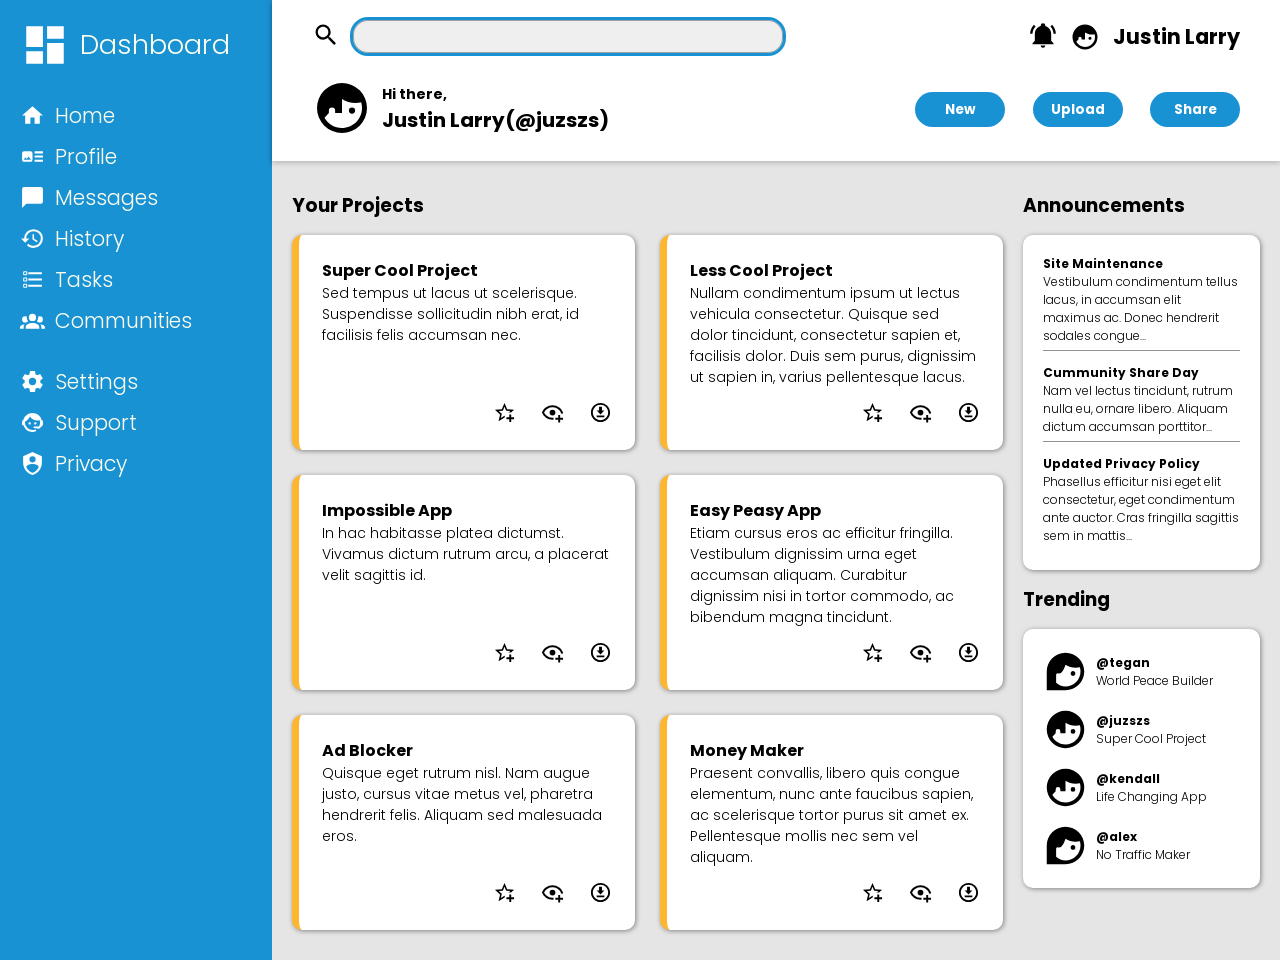
<file: index.html>
<!DOCTYPE html>
<html lang="en">
<head>
    <meta charset="UTF-8">
    <meta name="viewport" content="width=device-width, initial-scale=1.0">
    <title>Admin Dashboard</title>
    <link rel="stylesheet" href="styles.css">
</head>
<body>
    <div class="container">
        <div class="sidebar">
            <div class="navCon" id="logo">
                <img src="Icons/view-dashboard.svg" alt="home icon" class="dashIcon" id="dashLogo">
                <a href="#" id="dashTxt">Dashboard</a>
            </div>
            <div class="navCon">
                <div class="navs">
                    <img src="Icons/home.svg" alt="home icon" class="dashIcon">
                    <a href="#">Home</a>
                </div>
                <div class="navs">
                    <img src="Icons/profile.svg" alt="" class="dashIcon">
                    <a href="#">Profile</a>
                </div>
                <div class="navs">
                    <img src="Icons/message.svg" alt="" class="dashIcon">
                    <a href="#">Messages</a>
                </div>
                <div class="navs">
                    <img src="Icons/history.svg" alt="" class="dashIcon">
                    <a href="#">History</a>
                </div>
                <div class="navs">
                    <img src="Icons/task-list-checkbox.svg" alt="" class="dashIcon">
                    <a href="#">Tasks</a>
                </div>
                <div class="navs">
                    <img src="Icons/communitie.svg" alt="" class="dashIcon">
                    <a href="#">Communities</a>
                </div>
            </div>
            <div class="navCon">
                <div class="navs">
                    <img src="Icons/settings.svg" alt="" class="dashIcon">
                    <a href="#">Settings</a>
                </div>
                <div class="navs">
                    <img src="Icons/support.svg" alt="" class="dashIcon">
                    <a href="#">Support</a>
                </div>
                <div class="navs">
                    <img src="Icons/privacy.svg" alt="" class="dashIcon">
                    <a href="#">Privacy</a>
                </div>
            </div>
        </div>
        <div class="headerMainCon">
            <div class="header">
                <div class="headerHalfOne">
                    <div class="halfOne1">
                        <button class="srchBtn">
                            <img src="Icons/search.svg" alt="icon" height="28px" width="auto">
                        </button>
                        <input type="text" class="searchBar">
                    </div>
                    <div class="halfOne2">
                        <button>
                            <img src="Icons/bell-ring.svg" alt="icon" height="28px" width="auto">
                        </button>
                        <img src="Icons/profilePicBoy.svg" alt="profile picture" class="profileSmall " height="30px" width="auto">
                        <div class="name">
                            <p class="profileName">Justin Larry</p>
                        </div>
                    </div>
                </div>
                <div class="headerHalfTwo">
                    <div class="halfTwo1">
                        <button>
                            <img src="Icons/profilePicBoy.svg" alt="profile picture" class="profileMed" height="60px" width="auto">
                        </button>
                        <div class="greetingsAndName">
                            <p>Hi there,</p>
                            <h2>Justin Larry(@juzszs)</h2>
                        </div>
                    </div>
                    <div class="halfTwo2">
                        <button>New</button>
                        <button>Upload</button>
                        <button>Share</button>
                    </div>
                </div>
            </div>
            <div class="main">
                <div class="mainHalfOne">
                    <div class="subheading">
                        <h3>Your Projects</h3>
                    </div>
                    <div class="mainCardCon">
                        <div class="card">
                            <div class="textCon">
                                <h4>Super Cool Project</h4>
                                <p>Sed tempus ut lacus ut scelerisque. Suspendisse sollicitudin nibh erat, id facilisis felis accumsan nec.</p>
                            </div>
                            <div class="iconsCon">
                                <button>
                                    <img src="Icons/star-plus-outline.svg" alt="icon save" height="23px" width="auto" class="cardIcon">
                                </button>
                                <button>
                                    <img src="Icons/eye-plus-outline.svg" alt="icon view" height="23px" width="auto" class="cardIcon">
                                </button>
                                <button>
                                    <img src="Icons/download-circle-outline.svg" alt="icon download" height="23px" width="auto" class="cardIcon">
                                </button>
                            </div>
                        </div>
                        <div class="card">
                            <div class="textCon">
                                <h4>Less Cool Project</h4>
                                <p>Nullam condimentum ipsum ut lectus vehicula consectetur. Quisque sed dolor tincidunt, consectetur sapien et, facilisis dolor. Duis sem purus, dignissim ut sapien in, varius pellentesque lacus.</p>
                            </div>
                            <div class="iconsCon">
                                <button>
                                    <img src="Icons/star-plus-outline.svg" alt="icon save" height="23px" width="auto" class="cardIcon">
                                </button>
                                <button>
                                    <img src="Icons/eye-plus-outline.svg" alt="icon view" height="23px" width="auto" class="cardIcon">
                                </button>
                                <button>
                                    <img src="Icons/download-circle-outline.svg" alt="icon download" height="23px" width="auto" class="cardIcon">
                                </button>
                            </div>
                        </div>
                        <div class="card">
                            <div class="textCon">
                                <h4>Impossible App</h4>
                                <p>In hac habitasse platea dictumst. Vivamus dictum rutrum arcu, a placerat velit sagittis id.</p>
                            </div>
                            <div class="iconsCon">
                                <button>
                                    <img src="Icons/star-plus-outline.svg" alt="icon save" height="23px" width="auto" class="cardIcon">
                                </button>
                                <button>
                                    <img src="Icons/eye-plus-outline.svg" alt="icon view" height="23px" width="auto" class="cardIcon">
                                </button>
                                <button>
                                    <img src="Icons/download-circle-outline.svg" alt="icon download" height="23px" width="auto" class="cardIcon">
                                </button>
                            </div>
                        </div>
                        <div class="card">
                            <div class="textCon">
                                <h4>Easy Peasy App</h4>
                                <p>Etiam cursus eros ac efficitur fringilla. Vestibulum dignissim urna eget accumsan aliquam. Curabitur dignissim nisi in tortor commodo, ac bibendum magna tincidunt.</p>
                            </div>
                            <div class="iconsCon">
                                <button>
                                    <img src="Icons/star-plus-outline.svg" alt="icon save" height="23px" width="auto" class="cardIcon">
                                </button>
                                <button>
                                    <img src="Icons/eye-plus-outline.svg" alt="icon view" height="23px" width="auto" class="cardIcon">
                                </button>
                                <button>
                                    <img src="Icons/download-circle-outline.svg" alt="icon download" height="23px" width="auto" class="cardIcon">
                                </button>
                            </div>
                        </div>
                        <div class="card">
                            <div class="textCon">
                                <h4>Ad Blocker</h4>
                                <p>Quisque eget rutrum nisl. Nam augue justo, cursus vitae metus vel, pharetra hendrerit felis. Aliquam sed malesuada eros.</p>
                            </div>
                            <div class="iconsCon">
                                <button>
                                    <img src="Icons/star-plus-outline.svg" alt="icon save" height="23px" width="auto" class="cardIcon">
                                </button>
                                <button>
                                    <img src="Icons/eye-plus-outline.svg" alt="icon view" height="23px" width="auto" class="cardIcon">
                                </button>
                                <button>
                                    <img src="Icons/download-circle-outline.svg" alt="icon download" height="23px" width="auto" class="cardIcon">
                                </button>
                            </div>
                        </div>
                        <div class="card">
                            <div class="textCon">
                                <h4>Money Maker</h4>
                                <p>Praesent convallis, libero quis congue elementum, nunc ante faucibus sapien, ac scelerisque tortor purus sit amet ex. Pellentesque mollis nec sem vel aliquam.</p>
                            </div>
                            <div class="iconsCon">
                                <button>
                                    <img src="Icons/star-plus-outline.svg" alt="icon save" height="23px" width="auto" class="cardIcon">
                                </button>
                                <button>
                                    <img src="Icons/eye-plus-outline.svg" alt="icon view" height="23px" width="auto" class="cardIcon">
                                </button>
                                <button>
                                    <img src="Icons/download-circle-outline.svg" alt="icon download" height="23px" width="auto" class="cardIcon">
                                </button>
                            </div>
                        </div>
                    </div>
                </div>
                <div class="mainHalfTwo">
                    <div class="mainHalfTwo1">
                        <div class="subheading">
                            <h3>Announcements</h3>
                        </div>
                        <div class="announceCards">
                            <div class="card">
                                <h4>Site Maintenance</h4>
                                <p>Vestibulum condimentum tellus lacus, in accumsan elit maximus ac. Donec hendrerit sodales congue...</p>
                            </div>
                            <div class="card">
                                <h4>Cummunity Share Day</h4>
                                <p>Nam vel lectus tincidunt, rutrum nulla eu, ornare libero. Aliquam dictum accumsan porttitor...</p>
                            </div>
                            <div class="card" id="lastCard">
                                <h4>Updated Privacy Policy</h4>
                                <p>Phasellus efficitur nisi eget elit consectetur, eget condimentum ante auctor. Cras fringilla sagittis sem in mattis...</p>
                            </div>
                        </div>
                    </div>
                    <div class="mainHalfTwo2">
                        <div class="subheading">
                            <h3>Trending</h3>
                        </div>
                        <div class="trendingCard">
                            <div class="card">
                                <img src="Icons/profilePicGirl.svg" alt="user profile" height="45px" width="auto">
                                <div class="usernameDesc">
                                    <h4>@tegan</h4>
                                    <p>World Peace Builder</p>
                                </div>
                            </div>
                            <div class="card">
                                <img src="Icons/profilePicBoy.svg" alt="user profile" height="45px" width="auto">
                                <div class="usernameDesc">
                                    <h4>@juzszs</h4>
                                    <p>Super Cool Project</p>
                                </div>
                            </div>
                            <div class="card">
                                <img src="Icons/profilePicBoy.svg" alt="user profile" height="45px" width="auto">
                                <div class="usernameDesc">
                                    <h4>@kendall</h4>
                                    <p>Life Changing App</p>
                                </div>
                            </div>
                            <div class="card">
                                <img src="Icons/profilePicGirl.svg" alt="user profile" height="45px" width="auto">
                                <div class="usernameDesc">
                                    <h4>@alex</h4>
                                    <p>No Traffic Maker</p>
                                </div>
                            </div>
                        </div>
                    </div>
                </div>
            </div>
        </div>
    </div>
</body>
</html>
</file>
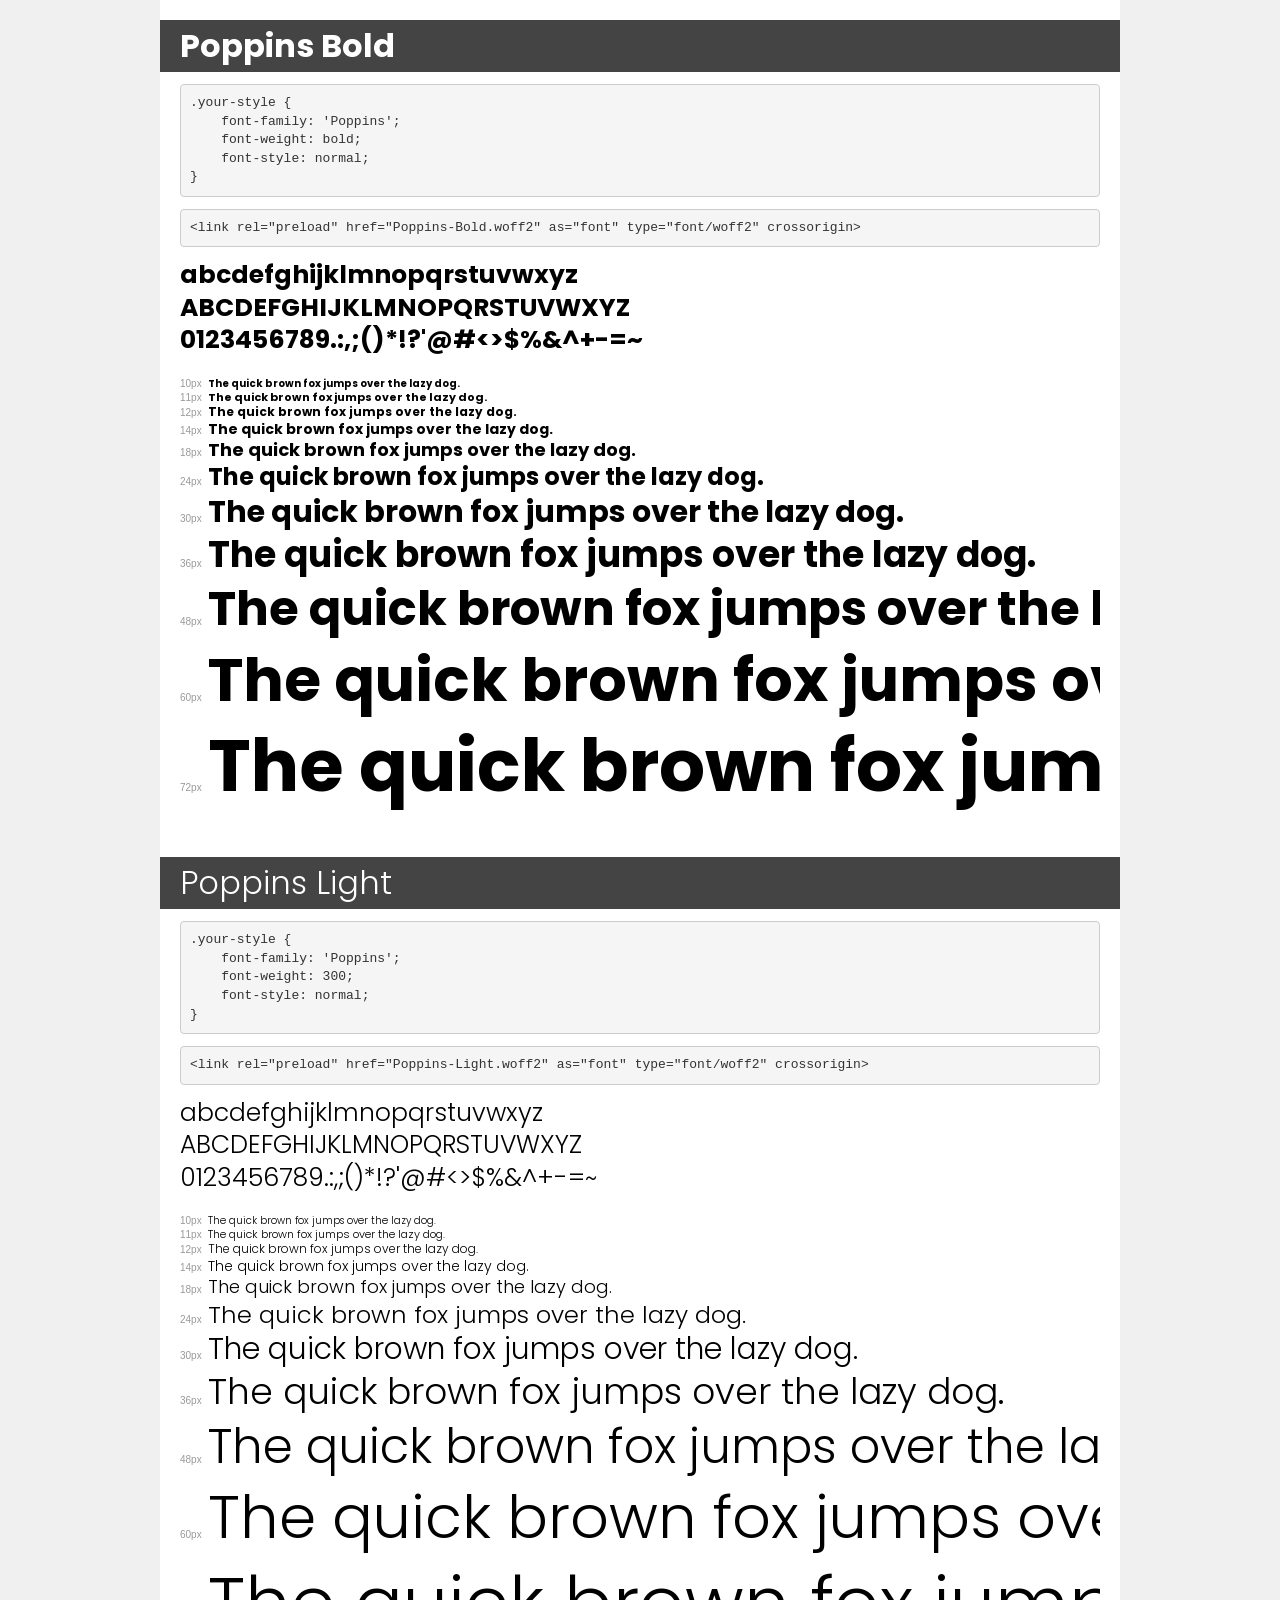
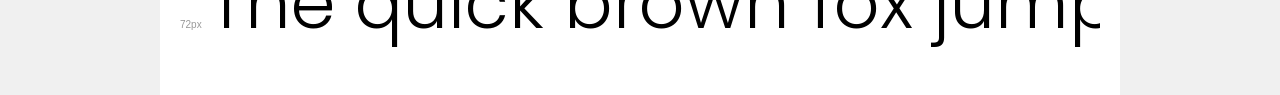
<file: Fonts/demo.html>
<!DOCTYPE html>
<html lang="en">
<head>
    <meta charset="utf-8">
    <meta http-equiv="X-UA-Compatible" content="IE=edge">
    <meta name="viewport" content="width=device-width, initial-scale=1">
    <meta name="robots" content="noindex, noarchive">
    <meta name="format-detection" content="telephone=no">
    <title>Transfonter demo</title>
    <link href="stylesheet.css" rel="stylesheet">
    <style>
        /*
        http://meyerweb.com/eric/tools/css/reset/
        v2.0 | 20110126
        License: none (public domain)
        */
        html, body, div, span, applet, object, iframe,
        h1, h2, h3, h4, h5, h6, p, blockquote, pre,
        a, abbr, acronym, address, big, cite, code,
        del, dfn, em, img, ins, kbd, q, s, samp,
        small, strike, strong, sub, sup, tt, var,
        b, u, i, center,
        dl, dt, dd, ol, ul, li,
        fieldset, form, label, legend,
        table, caption, tbody, tfoot, thead, tr, th, td,
        article, aside, canvas, details, embed,
        figure, figcaption, footer, header, hgroup,
        menu, nav, output, ruby, section, summary,
        time, mark, audio, video {
            margin: 0;
            padding: 0;
            border: 0;
            font-size: 100%;
            font: inherit;
            vertical-align: baseline;
        }
        /* HTML5 display-role reset for older browsers */
        article, aside, details, figcaption, figure,
        footer, header, hgroup, menu, nav, section {
            display: block;
        }
        body {
            line-height: 1;
        }
        ol, ul {
            list-style: none;
        }
        blockquote, q {
            quotes: none;
        }
        blockquote:before, blockquote:after,
        q:before, q:after {
            content: '';
            content: none;
        }
        table {
            border-collapse: collapse;
            border-spacing: 0;
        }
        /* demo styles */
        body {
            background: #f0f0f0;
            color: #000;
        }
        .page {
            background: #fff;
            width: 920px;
            margin: 0 auto;
            padding: 20px 20px 0 20px;
            overflow: hidden;
        }
        .font-container {
            overflow-x: auto;
            overflow-y: hidden;
            margin-bottom: 40px;
            line-height: 1.3;
            white-space: nowrap;
            padding-bottom: 5px;
        }
        h1 {
            position: relative;
            background: #444;
            font-size: 32px;
            color: #fff;
            padding: 10px 20px;
            margin: 0 -20px 12px -20px;
        }
        .letters {
            font-size: 25px;
            margin-bottom: 20px;
        }
        .s10:before {
            content: '10px';
        }
        .s11:before {
            content: '11px';
        }
        .s12:before {
            content: '12px';
        }
        .s14:before {
            content: '14px';
        }
        .s18:before {
            content: '18px';
        }
        .s24:before {
            content: '24px';
        }
        .s30:before {
            content: '30px';
        }
        .s36:before {
            content: '36px';
        }
        .s48:before {
            content: '48px';
        }
        .s60:before {
            content: '60px';
        }
        .s72:before {
            content: '72px';
        }
        .s10:before, .s11:before, .s12:before, .s14:before,
        .s18:before, .s24:before, .s30:before, .s36:before,
        .s48:before, .s60:before, .s72:before {
            font-family: Arial, sans-serif;
            font-size: 10px;
            font-weight: normal;
            font-style: normal;
            color: #999;
            padding-right: 6px;
        }
        pre {
            display: block;
            padding: 9px;
            margin: 0 0 12px;
            font-family: Monaco, Menlo, Consolas, "Courier New", monospace;
            font-size: 13px;
            line-height: 1.428571429;
            color: #333;
            font-weight: normal;
            font-style: normal;
            background-color: #f5f5f5;
            border: 1px solid #ccc;
            overflow-x: auto;
            border-radius: 4px;
        }
        /* responsive */
        @media (max-width: 959px) {
            .page {
                width: auto;
                margin: 0;
            }
        }
    </style>
</head>
<body>
<div class="page">
    <div class="demo">
        <h1 style="font-family: 'Poppins'; font-weight: bold; font-style: normal;">Poppins Bold</h1>
        <pre title="Usage">.your-style {
    font-family: 'Poppins';
    font-weight: bold;
    font-style: normal;
}</pre>
        <pre title="Preload (optional)">
&lt;link rel=&quot;preload&quot; href=&quot;Poppins-Bold.woff2&quot; as=&quot;font&quot; type=&quot;font/woff2&quot; crossorigin&gt;</pre>
        <div class="font-container" style="font-family: 'Poppins'; font-weight: bold; font-style: normal;">
            <p class="letters">
                abcdefghijklmnopqrstuvwxyz<br>
ABCDEFGHIJKLMNOPQRSTUVWXYZ<br>
                0123456789.:,;()*!?'@#&lt;&gt;$%&^+-=~
            </p>
            <p class="s10" style="font-size: 10px;">The quick brown fox jumps over the lazy dog.</p>
            <p class="s11" style="font-size: 11px;">The quick brown fox jumps over the lazy dog.</p>
            <p class="s12" style="font-size: 12px;">The quick brown fox jumps over the lazy dog.</p>
            <p class="s14" style="font-size: 14px;">The quick brown fox jumps over the lazy dog.</p>
            <p class="s18" style="font-size: 18px;">The quick brown fox jumps over the lazy dog.</p>
            <p class="s24" style="font-size: 24px;">The quick brown fox jumps over the lazy dog.</p>
            <p class="s30" style="font-size: 30px;">The quick brown fox jumps over the lazy dog.</p>
            <p class="s36" style="font-size: 36px;">The quick brown fox jumps over the lazy dog.</p>
            <p class="s48" style="font-size: 48px;">The quick brown fox jumps over the lazy dog.</p>
            <p class="s60" style="font-size: 60px;">The quick brown fox jumps over the lazy dog.</p>
            <p class="s72" style="font-size: 72px;">The quick brown fox jumps over the lazy dog.</p>
        </div>
    </div>

    <div class="demo">
        <h1 style="font-family: 'Poppins'; font-weight: 300; font-style: normal;">Poppins Light</h1>
        <pre title="Usage">.your-style {
    font-family: 'Poppins';
    font-weight: 300;
    font-style: normal;
}</pre>
        <pre title="Preload (optional)">
&lt;link rel=&quot;preload&quot; href=&quot;Poppins-Light.woff2&quot; as=&quot;font&quot; type=&quot;font/woff2&quot; crossorigin&gt;</pre>
        <div class="font-container" style="font-family: 'Poppins'; font-weight: 300; font-style: normal;">
            <p class="letters">
                abcdefghijklmnopqrstuvwxyz<br>
ABCDEFGHIJKLMNOPQRSTUVWXYZ<br>
                0123456789.:,;()*!?'@#&lt;&gt;$%&^+-=~
            </p>
            <p class="s10" style="font-size: 10px;">The quick brown fox jumps over the lazy dog.</p>
            <p class="s11" style="font-size: 11px;">The quick brown fox jumps over the lazy dog.</p>
            <p class="s12" style="font-size: 12px;">The quick brown fox jumps over the lazy dog.</p>
            <p class="s14" style="font-size: 14px;">The quick brown fox jumps over the lazy dog.</p>
            <p class="s18" style="font-size: 18px;">The quick brown fox jumps over the lazy dog.</p>
            <p class="s24" style="font-size: 24px;">The quick brown fox jumps over the lazy dog.</p>
            <p class="s30" style="font-size: 30px;">The quick brown fox jumps over the lazy dog.</p>
            <p class="s36" style="font-size: 36px;">The quick brown fox jumps over the lazy dog.</p>
            <p class="s48" style="font-size: 48px;">The quick brown fox jumps over the lazy dog.</p>
            <p class="s60" style="font-size: 60px;">The quick brown fox jumps over the lazy dog.</p>
            <p class="s72" style="font-size: 72px;">The quick brown fox jumps over the lazy dog.</p>
        </div>
    </div>

</div>
</body>
</html>
</file>
<file: styles.css>
@font-face {
    font-family: 'Poppins';
    src: url('Fonts/Poppins-Bold.woff2') format('woff2'),
        url('Fonts/Poppins-Bold.woff') format('woff');
    font-weight: bold;
    font-style: normal;
    font-display: swap;
}

@font-face {
    font-family: 'Poppins';
    src: url('Fonts/Poppins-Light.woff2') format('woff2'),
        url('Fonts/Poppins-Light.woff') format('woff');
    font-weight: 300;
    font-style: normal;
    font-display: swap;
}

* {
    margin: 0;
    padding: 0;
    box-sizing: border-box;
}

body {
    font-family: 'Poppins';
}

.container {
    display: grid;
    grid-template-columns: repeat(1, 1fr) repeat(1, 3.7fr);
    grid-template-rows: repeat(1, 1fr);
    min-height: 100vh;
}

.sidebar {
    grid-column: 1/2;
    grid-row: 1/3;
    background-color: #1992d4;
    padding: 20px;
    font-size: clamp(1rem, 4vw, 1.3rem);
    display: flex;
    flex-direction: column;
    gap: 30px;
}

#dashTxt {
    font-size: clamp(1rem, 4vw, 1.7rem);
}

.sidebar a {
    color: ivory;
    font-weight: 500;
    text-decoration: none;
}

.dashIcon {
    height: 25px;
    width: auto;
    filter: brightness(0) invert(1);
}

#dashLogo {
    height: 50px;
    width: auto;
}

.navCon {
    display: flex;
    flex-direction: column;
    align-items: flex-start;
    gap: 10px;
}

#logo {
    display: flex;
    flex-direction: row;
    align-items: center;
}

.navs {
    display: flex;
    align-items: center;
    gap: 10px;
}

.headerMainCon {
    grid-column: 2/3;
    grid-row: 1/3;
}

.header {
    display: flex;
    flex-direction: column;
    gap: 25px;
    padding: 20px 40px;
    box-shadow: 0 2px 5px rgba(0, 0, 0, 0.427);
}

.headerHalfOne {
    display: flex;
    justify-content: space-between;
    align-items: center;
}

.headerHalfOne,
.headerHalfTwo,
button {
    background: none;
    border: none;
}

.halfOne1,
.halfOne2 {
    display: flex;
    align-items: center;
    justify-content: space-between;
    gap: 13px;
}

.searchBar {
    width: 430px;
    height: 33px;
    padding: 5px 10px;
    font-family: inherit;
    font-weight: 600;
    font-size: 13px;
    letter-spacing: 1px;
    border: 1px solid rgba(0, 0, 0, 0.331);
    background-color: rgba(211, 211, 211, 0.361);
    border-radius: 15px;
}

.searchBar,
button:focus {
    outline: 3px solid #1992d4;
    border: no;
}

.profileName {
    font-size: clamp(1rem, 4vw, 1.3rem);
    font-weight: 600;
}

.headerHalfTwo {
    display: flex;
    justify-content: space-between;
    align-items: center;
}

.halfTwo1,
.halfTwo2
 {
    display: flex;
    justify-content: space-between;
    align-items: center;
    gap: 10px;
}

.greetingsAndName h2 {
    font-size: 20px;
}

.greetingsAndName p {
    font-size: 14px;
    font-weight: 600;
}

.halfTwo2 {
    width: 325px;
}

.halfTwo2 button {
    background-color: #1992d4;
    width: 90px;
    color: white;
    font-family: inherit;
    font-weight: 600;
    height: 35px;
    border: none;
    border-radius: 20px;
}

.main {
    display: grid;
    grid-template-columns: repeat(1, 3fr) repeat(1, 1fr);
    gap: 20px;
    padding: 30px 20px;
    background-color: rgba(211, 211, 211, 0.59);
}

.mainHalfOne,
.mainHalfTwo,
.mainHalfTwo1,
.mainHalfTwo2 {
    display: flex;
    flex-direction: column;
    gap: 15px;
}

.mainCardCon {
    display: grid;
    grid-template-columns: repeat(2, 1fr);
    gap: 25px;
}

.mainCardCon .card,
.announceCards,
.trendingCard {
    border-left: 7px solid rgba(255, 166, 0, 0.816);
    background-color: white;
    padding: 23px;
    border-radius: 10px;
    display: flex;
    flex-direction: column;
    justify-content: space-between;
    gap: 13px;
    box-shadow: 1px 1px 5px rgba(0, 0, 0, 0.427);
}

.textCon p {
    font-size: 14px;
}

.iconsCon {
    display: flex;
    justify-content: flex-end;
    align-items: center;
    gap: 25px;
}

.announceCards,
.trendingCard {
    border-left: none;
    font-size: 12px;
    padding: 20px;
}

.announceCards .card {
    padding-bottom: 5px;
    border-bottom: 1px solid rgba(0, 0, 0, 0.427);
}

#lastCard {
    border-bottom: none;
}

.trendingCard .card {
    display: flex;
    justify-content: flex-start;
    align-items: center;
    gap: 8px;
}
</file>
<file: Fonts/stylesheet.css>
@font-face {
    font-family: 'Poppins';
    src: url('Poppins-Bold.woff2') format('woff2'),
        url('Poppins-Bold.woff') format('woff');
    font-weight: bold;
    font-style: normal;
    font-display: swap;
}

@font-face {
    font-family: 'Poppins';
    src: url('Poppins-Light.woff2') format('woff2'),
        url('Poppins-Light.woff') format('woff');
    font-weight: 300;
    font-style: normal;
    font-display: swap;
}
</file>
